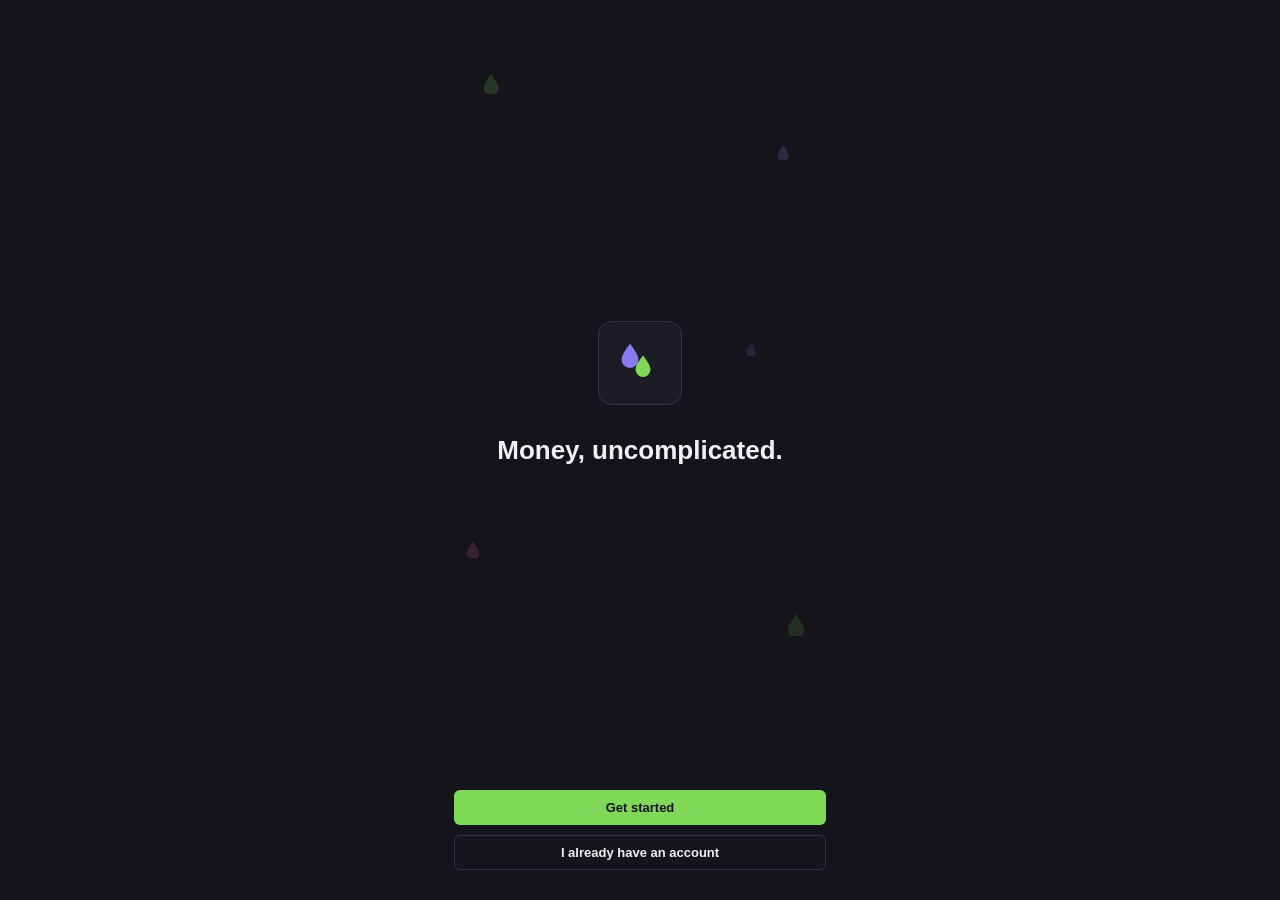
<file: index.html>
<!DOCTYPE html>
<html lang="en">
<head>
<meta charset="UTF-8">
<meta name="viewport" content="width=device-width, initial-scale=1.0">
<title>Drip — Banking App</title>
<link rel="stylesheet" href="Drip.css">
</head>
<body>

<!-- ===== LANDING SCREEN ===== -->
<div class="auth-screen simple-landing" id="landingScreen">
  <div class="bg-drops">
    <svg class="bg-drop" style="top:8%; left:12%; animation-delay:0s;" width="22" height="22" viewBox="0 0 100 100"><use href="#dropShape" fill="#7fd858" opacity="0.18"/></svg>
    <svg class="bg-drop" style="top:16%; right:14%; animation-delay:1.2s;" width="16" height="16" viewBox="0 0 100 100"><use href="#dropShape" fill="#8b7bf0" opacity="0.2"/></svg>
    <svg class="bg-drop" style="top:60%; left:8%; animation-delay:2.1s;" width="18" height="18" viewBox="0 0 100 100"><use href="#dropShape" fill="#e87ba6" opacity="0.16"/></svg>
    <svg class="bg-drop" style="top:68%; right:10%; animation-delay:0.6s;" width="24" height="24" viewBox="0 0 100 100"><use href="#dropShape" fill="#7fd858" opacity="0.14"/></svg>
    <svg class="bg-drop" style="top:38%; right:22%; animation-delay:1.8s;" width="14" height="14" viewBox="0 0 100 100"><use href="#dropShape" fill="#8b7bf0" opacity="0.15"/></svg>
  </div>

  <div class="simple-center">
    <div class="hero-mark hero-mark-lg">
      <svg width="40" height="40" viewBox="0 0 100 100" xmlns="http://www.w3.org/2000/svg">
        <defs>
          <path id="dropShape" d="M50 8 C34 32 16 54 16 73 A34 34 0 0 0 84 73 C84 54 66 32 50 8 Z"/>
        </defs>
        <use href="#dropShape" transform="translate(-6,-4) scale(0.62)" fill="#8b7bf0"/>
        <use href="#dropShape" transform="translate(30,26) scale(0.55)" fill="#7fd858"/>
      </svg>
    </div>
    <div class="simple-headline">Money, uncomplicated.</div>
  </div>

  <div class="auth-actions">
    <button class="btn btn-primary btn-block" id="getStartedBtn">Get started</button>
    <button class="btn btn-ghost btn-block" id="landingLoginBtn" style="margin-top:10px;">I already have an account</button>
  </div>
</div>

<!-- ===== LOGIN SCREEN ===== -->
<div class="auth-screen" id="loginScreen" style="display:none;">
  <div style="padding: 40px 24px 0;">
    <div style="display:flex; align-items:center; gap:8px; margin-bottom:26px;">
      <svg width="22" height="22" viewBox="0 0 100 100" xmlns="http://www.w3.org/2000/svg">
        <use href="#dropShape" transform="translate(-6,-4) scale(0.62)" fill="#8b7bf0"/>
        <use href="#dropShape" transform="translate(30,26) scale(0.55)" fill="#7fd858"/>
      </svg>
      <span style="font-weight:bold; font-size:18px;">drip<span style="color:var(--green);">.</span></span>
    </div>
    <button class="auth-back" id="loginBackBtn">Back</button>
    <div class="auth-tagline">Log in</div>
    <div class="auth-form-note">Enter any email and password</div>

    <form id="loginForm">
      <div class="form-field">
        <label>Email</label>
        <input type="email" placeholder="you@email.com" required>
      </div>
      <div class="form-field">
        <label>Password</label>
        <input type="password" placeholder="••••••••" required>
      </div>
      <button type="submit" class="btn btn-primary btn-block">Log in</button>
    </form>
    <div class="auth-signup">Don't have an account? <span id="signupLink">Sign up</span></div>
  </div>
</div>

<!-- ===== SIGN UP SCREEN ===== -->
<div class="auth-screen" id="signupScreen" style="display:none;">
  <div style="padding: 40px 24px 0;">
    <div style="display:flex; align-items:center; gap:8px; margin-bottom:26px;">
      <svg width="22" height="22" viewBox="0 0 100 100" xmlns="http://www.w3.org/2000/svg">
        <use href="#dropShape" transform="translate(-6,-4) scale(0.62)" fill="#8b7bf0"/>
        <use href="#dropShape" transform="translate(30,26) scale(0.55)" fill="#7fd858"/>
      </svg>
      <span style="font-weight:bold; font-size:18px;">drip<span style="color:var(--green);">.</span></span>
    </div>
    <button class="auth-back" id="signupBackBtn">Back</button>
    <div class="auth-tagline">Create your account</div>
    <div class="auth-form-note">Takes about a minute</div>

    <form id="signupForm">
      <div class="form-field">
        <label>Full name</label>
        <input type="text" placeholder="Your full name" required>
      </div>
      <div class="form-field">
        <label>Email</label>
        <input type="email" placeholder="you@email.com" required>
      </div>
      <div class="form-field">
        <label>Phone number</label>
        <input type="tel" placeholder="+234 800 000 0000" required>
      </div>
      <div class="form-field">
        <label>Password</label>
        <input type="password" placeholder="••••••••" required>
      </div>
      <button type="submit" class="btn btn-primary btn-block">Create account</button>
    </form>
    <div class="auth-signup">Already have an account? <span id="loginLink">Log in</span></div>
  </div>
</div>

<div class="app-shell" id="appShell" style="display:none;">

  <aside class="sidebar" id="sidebar">
    <div class="logo">drip<span>.</span></div>

    <div class="nav-group">
      <div class="nav-label">Overview</div>
      <button class="nav-item active" data-target="dashboard">Dashboard</button>
    </div>

    <div class="nav-group">
      <div class="nav-label">Grow</div>
      <button class="nav-item" data-target="savings">Savings challenges</button>
      <button class="nav-item" data-target="group-savings">Group savings</button>
      <button class="nav-item" data-target="investments">Investments</button>
    </div>

    <div class="nav-group">
      <div class="nav-label">Spend</div>
      <button class="nav-item" data-target="marketplace">Marketplace</button>
      <button class="nav-item" data-target="cashback">Cashback</button>
    </div>

    <div class="nav-group">
      <div class="nav-label">More</div>
      <button class="nav-item" data-target="education">Financial education</button>
      <button class="nav-item" data-target="referrals">Referrals</button>
    </div>

    <div class="sidebar-footer">
      <button class="nav-item nav-item-footer" data-target="profile">
        <div class="name">Ireoluwatomiwa Ayodele</div>
        <div class="handle">@ireoluwa.drip</div>
      </button>
    </div>
  </aside>

  <main class="main">
    <button class="menu-toggle" id="menuToggle">Menu</button>

    <!-- ===== DASHBOARD ===== -->
    <section class="page-section active" id="dashboard">

      <div class="topbar">
        <div>
          <h1>Good afternoon, Ireoluwatomiwa</h1>
          <div class="sub">Here's what's happening with your money.</div>
        </div>
        <div class="balance-chip">
          <div class="amount">₦128,450.00</div>
          <div class="label">Total balance</div>
        </div>
      </div>

      <div class="grid-4" style="margin-bottom: 22px;">
        <div class="card stat-card">
          <span class="stat-label">This month spent</span>
          <b>₦42,300</b>
          <span class="stat-trend">Down 8% vs last month</span>
        </div>
        <div class="card stat-card">
          <span class="stat-label">Cashback earned</span>
          <b>₦3,120</b>
          <span class="stat-trend">Up 12% vs last month</span>
        </div>
        <div class="card stat-card">
          <span class="stat-label">Savings goals</span>
          <b>3 active</b>
          <span class="stat-trend" style="color:var(--purple);">68% avg progress</span>
        </div>
        <div class="card stat-card">
          <span class="stat-label">Investment value</span>
          <b>₦18,900</b>
          <span class="stat-trend">Up 4.2% this month</span>
        </div>
      </div>

      <div class="grid-2" style="align-items: start;">

        <div class="card">
          <h3>Recent activity</h3>
          <div class="card-sub">Your latest transactions</div>

          <div class="list-row">
            <div class="left">
              <div class="row-icon violet">S</div>
              <div>
                <div class="title">Spotify</div>
                <div class="meta">Today, 9:12 AM</div>
              </div>
            </div>
            <div class="amount">-₦1,900</div>
          </div>

          <div class="list-row">
            <div class="left">
              <div class="row-icon lime">T</div>
              <div>
                <div class="title">Trip fund top-up</div>
                <div class="meta">Yesterday, 6:40 PM</div>
              </div>
            </div>
            <div class="amount positive">+₦15,000</div>
          </div>

          <div class="list-row">
            <div class="left">
              <div class="row-icon pink">M</div>
              <div>
                <div class="title">Shein — Marketplace</div>
                <div class="meta">Yesterday, 2:05 PM</div>
              </div>
            </div>
            <div class="amount">-₦8,200</div>
          </div>

          <div class="list-row">
            <div class="left">
              <div class="row-icon violet">G</div>
              <div>
                <div class="title">Rent split — received</div>
                <div class="meta">Mon, 11:20 AM</div>
              </div>
            </div>
            <div class="amount positive">+₦25,000</div>
          </div>

          <button class="btn btn-ghost btn-sm nav-link" data-target="cashback" style="margin-top: 12px;">View all transactions</button>
        </div>

        <div style="display:flex; flex-direction:column; gap:18px;">

          <div class="card">
            <h3>Trip fund goal</h3>
            <div class="card-sub">Savings challenge · ends in 12 days</div>
            <div class="progress-track"><div class="progress-fill" style="width:68%;"></div></div>
            <div class="progress-meta"><span>₦68,000 saved</span><span>Goal: ₦100,000</span></div>
            <button class="btn btn-primary btn-block btn-sm nav-link" data-target="savings" style="margin-top:14px;">Add to goal</button>
          </div>

          <div class="card">
            <h3>Quick actions</h3>
            <div class="card-sub">Things people do most</div>
            <div style="display:flex; flex-direction:column; gap:10px;">
              <button class="btn btn-ghost btn-block nav-link" data-target="group-savings">Start a group savings pool</button>
              <button class="btn btn-ghost btn-block nav-link" data-target="referrals">Invite a friend, get paid</button>
              <button class="btn btn-ghost btn-block nav-link" data-target="marketplace">Browse campus deals</button>
            </div>
          </div>

        </div>
      </div>

    </section>

    <!-- ===== SAVINGS CHALLENGES ===== -->
    <section class="page-section" id="savings">

      <div class="topbar">
        <div>
          <h1>Savings challenges</h1>
          <div class="sub">Small, consistent moves that add up.</div>
        </div>
        <div class="balance-chip">
          <div class="amount">₦128,450.00</div>
          <div class="label">Total balance</div>
        </div>
      </div>

      <div class="section-title">Your active challenges</div>
      <div class="grid-3" style="margin-bottom: 32px;">

        <div class="card">
          <span class="badge badge-lime">In progress</span>
          <h3 style="margin-top:12px;">Trip fund</h3>
          <div class="card-sub">Save ₦100,000 in 30 days</div>
          <div class="progress-track"><div class="progress-fill" style="width:68%;"></div></div>
          <div class="progress-meta"><span>₦68,000</span><span>68%</span></div>
          <button class="btn btn-primary btn-block btn-sm add-btn" style="margin-top:14px;">Add ₦5,000</button>
        </div>

        <div class="card">
          <span class="badge badge-violet">In progress</span>
          <h3 style="margin-top:12px;">No-spend weekends</h3>
          <div class="card-sub">4 weekends with zero non-essential spend</div>
          <div class="progress-track"><div class="progress-fill" style="width:50%;"></div></div>
          <div class="progress-meta"><span>2 of 4 weeks</span><span>50%</span></div>
          <button class="btn btn-ghost btn-block btn-sm" disabled style="margin-top:14px; opacity:0.6;">Auto-tracked</button>
        </div>

        <div class="card">
          <span class="badge badge-pink">New</span>
          <h3 style="margin-top:12px;">₦52 round-up challenge</h3>
          <div class="card-sub">52 weeks, increasing by ₦52 each week</div>
          <div class="progress-track"><div class="progress-fill" style="width:15%;"></div></div>
          <div class="progress-meta"><span>Week 8 of 52</span><span>15%</span></div>
          <button class="btn btn-primary btn-block btn-sm add-btn" style="margin-top:14px;">Add this week</button>
        </div>

      </div>

      <div class="section-title">Discover more challenges</div>
      <div class="grid-3">

        <div class="card">
          <h3>Textbook fund</h3>
          <div class="card-sub">Save ₦40,000 before next semester starts</div>
          <button class="btn btn-ghost btn-block btn-sm join-btn">Join challenge</button>
        </div>

        <div class="card">
          <h3>Skip-a-sub month</h3>
          <div class="card-sub">Pause one subscription for 30 days and bank the difference</div>
          <button class="btn btn-ghost btn-block btn-sm join-btn">Join challenge</button>
        </div>

        <div class="card">
          <h3>52-day streak</h3>
          <div class="card-sub">Save something, however small, every single day</div>
          <button class="btn btn-ghost btn-block btn-sm join-btn">Join challenge</button>
        </div>

      </div>

    </section>

    <!-- ===== GROUP SAVINGS ===== -->
    <section class="page-section" id="group-savings">

      <div class="topbar">
        <div>
          <h1>Group savings</h1>
          <div class="sub">Save toward something together — everyone sees the progress.</div>
        </div>
        <div class="balance-chip">
          <div class="amount">₦128,450.00</div>
          <div class="label">Total balance</div>
        </div>
      </div>

      <div class="grid-2" style="align-items: start;">

        <div>
          <div class="section-title">Your groups</div>

          <div class="card" style="margin-bottom: 16px;">
            <div style="display:flex; justify-content:space-between; align-items:start;">
              <div>
                <h3>Lagos trip squad</h3>
                <div class="card-sub">6 members · goal ₦300,000</div>
              </div>
              <span class="badge badge-lime">Active</span>
            </div>
            <div class="progress-track"><div class="progress-fill" style="width:74%;"></div></div>
            <div class="progress-meta"><span>₦222,000 saved</span><span>74%</span></div>
            <div style="display:flex; gap:8px; margin-top:14px;">
              <button class="btn btn-primary btn-sm contribute-btn" style="flex:1;">Contribute</button>
              <button class="btn btn-ghost btn-sm" style="flex:1;">View members</button>
            </div>
          </div>

          <div class="card">
            <div style="display:flex; justify-content:space-between; align-items:start;">
              <div>
                <h3>Roommates — rent buffer</h3>
                <div class="card-sub">3 members · goal ₦150,000</div>
              </div>
              <span class="badge badge-violet">Active</span>
            </div>
            <div class="progress-track"><div class="progress-fill" style="width:40%;"></div></div>
            <div class="progress-meta"><span>₦60,000 saved</span><span>40%</span></div>
            <div style="display:flex; gap:8px; margin-top:14px;">
              <button class="btn btn-primary btn-sm contribute-btn" style="flex:1;">Contribute</button>
              <button class="btn btn-ghost btn-sm" style="flex:1;">View members</button>
            </div>
          </div>
        </div>

        <div>
          <div class="section-title">Start a new group</div>
          <div class="card">
            <form id="groupForm">
              <div class="form-field">
                <label>Group name</label>
                <input type="text" placeholder="e.g. Detty December fund" required>
              </div>
              <div class="form-field">
                <label>Savings goal (₦)</label>
                <input type="number" placeholder="150000" required>
              </div>
              <div class="form-field">
                <label>Invite by email or username</label>
                <input type="text" placeholder="Add members, separated by commas">
              </div>
              <button type="submit" class="btn btn-primary btn-block">Create group</button>
            </form>
          </div>
        </div>

      </div>

    </section>

    <!-- ===== MARKETPLACE ===== -->
    <section class="page-section" id="marketplace">

      <div class="topbar">
        <div>
          <h1>Marketplace</h1>
          <div class="sub">Deals from brands you already spend on, paid straight from Drip.</div>
        </div>
        <div class="balance-chip">
          <div class="amount">₦128,450.00</div>
          <div class="label">Total balance</div>
        </div>
      </div>

      <div class="tabs">
        <button class="tab-btn active" data-filter="all">All deals</button>
        <button class="tab-btn" data-filter="campus">Campus deals</button>
        <button class="tab-btn" data-filter="merchant">Merchant partners</button>
      </div>

      <div class="grid-3" id="dealGrid">

        <div class="card deal-card" data-category="merchant">
          <span class="badge badge-lime">15% off</span>
          <h3 style="margin-top:12px;">Chicken Republic</h3>
          <div class="card-sub">Merchant partner · valid till end of month</div>
          <button class="btn btn-ghost btn-block btn-sm claim-btn">Claim deal</button>
        </div>

        <div class="card deal-card" data-category="campus">
          <span class="badge badge-violet">₦2,000 off</span>
          <h3 style="margin-top:12px;">Jumia Campus Bundle</h3>
          <div class="card-sub">Campus deal · verified students only</div>
          <button class="btn btn-ghost btn-block btn-sm claim-btn">Claim deal</button>
        </div>

        <div class="card deal-card" data-category="merchant">
          <span class="badge badge-pink">Buy 1 Get 1</span>
          <h3 style="margin-top:12px;">Cold Stone Creamery</h3>
          <div class="card-sub">Merchant partner · weekends only</div>
          <button class="btn btn-ghost btn-block btn-sm claim-btn">Claim deal</button>
        </div>

        <div class="card deal-card" data-category="campus">
          <span class="badge badge-lime">20% off</span>
          <h3 style="margin-top:12px;">Campus Print Hub</h3>
          <div class="card-sub">Campus deal · printing & binding</div>
          <button class="btn btn-ghost btn-block btn-sm claim-btn">Claim deal</button>
        </div>

        <div class="card deal-card" data-category="merchant">
          <span class="badge badge-violet">10% cashback</span>
          <h3 style="margin-top:12px;">Shein</h3>
          <div class="card-sub">Merchant partner · online only</div>
          <button class="btn btn-ghost btn-block btn-sm claim-btn">Claim deal</button>
        </div>

        <div class="card deal-card" data-category="campus">
          <span class="badge badge-pink">Free delivery</span>
          <h3 style="margin-top:12px;">Chowdeck Student Plan</h3>
          <div class="card-sub">Campus deal · orders near your school</div>
          <button class="btn btn-ghost btn-block btn-sm claim-btn">Claim deal</button>
        </div>

      </div>

    </section>

    <!-- ===== CASHBACK ===== -->
    <section class="page-section" id="cashback">

      <div class="topbar">
        <div>
          <h1>Cashback</h1>
          <div class="sub">Every swipe with your Drip card earns something back.</div>
        </div>
        <div class="balance-chip">
          <div class="amount">₦128,450.00</div>
          <div class="label">Total balance</div>
        </div>
      </div>

      <div class="grid-3" style="margin-bottom: 26px;">
        <div class="card stat-card">
          <span class="stat-label">Earned this month</span>
          <b>₦3,120</b>
          <span class="stat-trend">Up 12% vs last month</span>
        </div>
        <div class="card stat-card">
          <span class="stat-label">Lifetime cashback</span>
          <b>₦41,850</b>
        </div>
        <div class="card stat-card">
          <span class="stat-label">Current tier</span>
          <b style="color: var(--green);">Gold — 3%</b>
          <span class="stat-trend" style="color: var(--text-muted);">₦58,000 to Platinum</span>
        </div>
      </div>

      <div class="grid-2" style="align-items:start;">

        <div class="card">
          <h3>Recent cashback</h3>
          <div class="card-sub">Earned from your last transactions</div>

          <div class="list-row">
            <div class="left">
              <div class="row-icon lime">S</div>
              <div><div class="title">Shein</div><div class="meta">3% cashback</div></div>
            </div>
            <div class="amount positive">+₦246</div>
          </div>

          <div class="list-row">
            <div class="left">
              <div class="row-icon violet">C</div>
              <div><div class="title">Chicken Republic</div><div class="meta">5% partner bonus</div></div>
            </div>
            <div class="amount positive">+₦190</div>
          </div>

          <div class="list-row">
            <div class="left">
              <div class="row-icon pink">S</div>
              <div><div class="title">Spotify</div><div class="meta">2% cashback</div></div>
            </div>
            <div class="amount positive">+₦38</div>
          </div>

          <div class="list-row">
            <div class="left">
              <div class="row-icon lime">C</div>
              <div><div class="title">Cold Stone Creamery</div><div class="meta">5% partner bonus</div></div>
            </div>
            <div class="amount positive">+₦85</div>
          </div>
        </div>

        <div class="card">
          <h3>Cashback tiers</h3>
          <div class="card-sub">Spend more with your card, unlock more back</div>

          <div class="list-row">
            <div class="left"><div class="row-icon violet">1</div><div><div class="title">Silver</div><div class="meta">1% on all spend</div></div></div>
            <span class="badge badge-muted">Unlocked</span>
          </div>
          <div class="list-row">
            <div class="left"><div class="row-icon lime">2</div><div><div class="title">Gold</div><div class="meta">3% on all spend</div></div></div>
            <span class="badge badge-lime">Current</span>
          </div>
          <div class="list-row">
            <div class="left"><div class="row-icon pink">3</div><div><div class="title">Platinum</div><div class="meta">5% on all spend + partner bonuses</div></div></div>
            <span class="badge badge-muted">₦58,000 to go</span>
          </div>
        </div>

      </div>

    </section>

    <!-- ===== INVESTMENTS ===== -->
    <section class="page-section" id="investments">

      <div class="topbar">
        <div>
          <h1>Investments</h1>
          <div class="sub">Start with whatever you've got — even spare change.</div>
        </div>
        <div class="balance-chip">
          <div class="amount">₦128,450.00</div>
          <div class="label">Total balance</div>
        </div>
      </div>

      <div class="grid-3" style="margin-bottom: 26px;">
        <div class="card stat-card">
          <span class="stat-label">Portfolio value</span>
          <b id="portfolioValue">₦18,900</b>
          <span class="stat-trend">Up 4.2% this month</span>
        </div>
        <div class="card stat-card">
          <span class="stat-label">Total invested</span>
          <b>₦17,300</b>
        </div>
        <div class="card stat-card">
          <span class="stat-label">Round-ups this month</span>
          <b>₦640</b>
          <span class="stat-trend" style="color: var(--purple);">Auto-invested</span>
        </div>
      </div>

      <div class="grid-2" style="align-items:start;">

        <div class="card">
          <h3>Your holdings</h3>
          <div class="card-sub">Diversified starter portfolio</div>

          <div class="list-row">
            <div class="left"><div class="row-icon lime">M</div><div><div class="title">Money market fund</div><div class="meta">Low risk</div></div></div>
            <div class="amount">₦9,800</div>
          </div>
          <div class="list-row">
            <div class="left"><div class="row-icon violet">G</div><div><div class="title">Global index fund</div><div class="meta">Medium risk</div></div></div>
            <div class="amount">₦6,200</div>
          </div>
          <div class="list-row">
            <div class="left"><div class="row-icon pink">D</div><div><div class="title">Digital assets basket</div><div class="meta">High risk</div></div></div>
            <div class="amount">₦2,900</div>
          </div>

          <label style="display:flex; align-items:center; gap:10px; margin-top:18px; font-size:13px; color: var(--text-muted);">
            <input type="checkbox" checked style="width:16px; height:16px;">
            Round up card purchases and auto-invest the change
          </label>
        </div>

        <div class="card">
          <h3>Invest an amount</h3>
          <div class="card-sub">Add funds to your portfolio</div>
          <form id="investForm">
            <div class="form-field">
              <label>Amount (₦)</label>
              <input type="number" id="investAmount" placeholder="5000" required>
            </div>
            <div class="form-field">
              <label>Choose a fund</label>
              <select>
                <option>Money market fund — low risk</option>
                <option>Global index fund — medium risk</option>
                <option>Digital assets basket — high risk</option>
              </select>
            </div>
            <button type="submit" class="btn btn-primary btn-block">Invest now</button>
          </form>
        </div>

      </div>

    </section>

    <!-- ===== FINANCIAL EDUCATION ===== -->
    <section class="page-section" id="education">

      <div class="topbar">
        <div>
          <h1>Financial education</h1>
          <div class="sub">Bite-sized lessons that actually stick.</div>
        </div>
        <div class="balance-chip">
          <div class="amount">4 of 12</div>
          <div class="label">Lessons completed</div>
        </div>
      </div>

      <div class="card" style="margin-bottom: 26px;">
        <h3>Your learning progress</h3>
        <div class="card-sub">Keep going — you're a third of the way through the basics track</div>
        <div class="progress-track"><div class="progress-fill" style="width:33%;"></div></div>
        <div class="progress-meta"><span>4 lessons done</span><span>33%</span></div>
      </div>

      <div class="section-title">Basics track</div>
      <div class="grid-3" style="margin-bottom: 32px;">

        <div class="card lesson-card">
          <span class="badge badge-lime">Completed</span>
          <h3 style="margin-top:12px;">Budgeting 101</h3>
          <div class="card-sub">6 min · How to actually stick to a budget</div>
        </div>

        <div class="card lesson-card">
          <span class="badge badge-lime">Completed</span>
          <h3 style="margin-top:12px;">Understanding interest</h3>
          <div class="card-sub">5 min · Why compound interest is your friend</div>
        </div>

        <div class="card lesson-card">
          <span class="badge badge-muted">Not started</span>
          <h3 style="margin-top:12px;">Credit scores explained</h3>
          <div class="card-sub">7 min · What actually affects your score</div>
          <button class="btn btn-ghost btn-block btn-sm start-btn" style="margin-top:12px;">Start lesson</button>
        </div>

        <div class="card lesson-card">
          <span class="badge badge-muted">Not started</span>
          <h3 style="margin-top:12px;">Investing basics</h3>
          <div class="card-sub">8 min · Risk, return, and getting started small</div>
          <button class="btn btn-ghost btn-block btn-sm start-btn" style="margin-top:12px;">Start lesson</button>
        </div>

        <div class="card lesson-card">
          <span class="badge badge-muted">Not started</span>
          <h3 style="margin-top:12px;">Avoiding debt traps</h3>
          <div class="card-sub">6 min · Spotting bad loans before you sign</div>
          <button class="btn btn-ghost btn-block btn-sm start-btn" style="margin-top:12px;">Start lesson</button>
        </div>

        <div class="card lesson-card">
          <span class="badge badge-muted">Not started</span>
          <h3 style="margin-top:12px;">Building an emergency fund</h3>
          <div class="card-sub">5 min · How much is actually enough</div>
          <button class="btn btn-ghost btn-block btn-sm start-btn" style="margin-top:12px;">Start lesson</button>
        </div>

      </div>

    </section>

    <!-- ===== REFERRALS ===== -->
    <section class="page-section" id="referrals">

      <div class="topbar">
        <div>
          <h1>Referrals</h1>
          <div class="sub">Invite your friends, you both get paid.</div>
        </div>
        <div class="balance-chip">
          <div class="amount">₦12,500</div>
          <div class="label">Earned from referrals</div>
        </div>
      </div>

      <div class="grid-2" style="align-items:start; margin-bottom: 26px;">

        <div class="card">
          <h3>Your referral code</h3>
          <div class="card-sub">Share this code — you both get ₦2,500 when they sign up and fund their account</div>
          <div style="display:flex; gap:10px; margin-bottom: 16px;">
            <div style="flex:1; background: var(--bg-base); border:1px solid var(--line); border-radius:6px; padding:12px 16px; font-size:16px; letter-spacing: 0.05em; color: var(--green);" id="refCode">IRE-DR1P</div>
            <button class="btn btn-primary btn-sm" id="copyBtn">Copy</button>
          </div>
          <div style="display:flex; gap:10px;">
            <button class="btn btn-ghost btn-sm" style="flex:1;">Share via WhatsApp</button>
            <button class="btn btn-ghost btn-sm" style="flex:1;">Share via SMS</button>
          </div>
        </div>

        <div class="card">
          <h3>Invite by email</h3>
          <div class="card-sub">We'll send them your code directly</div>
          <form id="inviteForm">
            <div class="form-field">
              <label>Friend's email</label>
              <input type="email" placeholder="friend@email.com" required>
            </div>
            <button type="submit" class="btn btn-primary btn-block">Send invite</button>
          </form>
        </div>

      </div>

      <div class="section-title">Your referrals</div>
      <div class="card">

        <div class="list-row">
          <div class="left">
            <div class="row-icon lime">✓</div>
            <div><div class="title">Tobi Ade</div><div class="meta">Joined & funded — reward paid</div></div>
          </div>
          <div class="amount positive">+₦2,500</div>
        </div>

        <div class="list-row">
          <div class="left">
            <div class="row-icon lime">✓</div>
            <div><div class="title">Kemi Johnson</div><div class="meta">Joined & funded — reward paid</div></div>
          </div>
          <div class="amount positive">+₦2,500</div>
        </div>

        <div class="list-row">
          <div class="left">
            <div class="row-icon violet">…</div>
            <div><div class="title">David Okoro</div><div class="meta">Signed up — waiting on first deposit</div></div>
          </div>
          <span class="badge badge-muted">Pending</span>
        </div>

      </div>

    </section>

    <!-- ===== PROFILE ===== -->
    <section class="page-section" id="profile">

      <div class="topbar">
        <div>
          <h1>Profile</h1>
          <div class="sub">Manage your account, settings, and preferences.</div>
        </div>
        <div class="balance-chip">
          <div class="amount">₦128,450.00</div>
          <div class="label">Total balance</div>
        </div>
      </div>

      <div class="card profile-header-card" style="margin-bottom: 26px;">
        <div class="profile-avatar-wrap">
          <div class="profile-avatar">IA</div>
          <div>
            <h2 style="margin:0 0 4px;">Ireoluwatomiwa Ayodele</h2>
            <div class="card-sub">@ireoluwa.drip</div>
            <span class="badge badge-lime" style="margin-top:8px; display:inline-block;">Gold member</span>
          </div>
        </div>
        <button class="btn btn-ghost btn-sm" id="editProfileBtn" style="align-self:flex-start;">Edit profile</button>
      </div>

      <div class="grid-2" style="align-items:start;">

        <div style="display:flex; flex-direction:column; gap:18px;">

          <div class="card" id="profileViewCard">
            <h3>Personal details</h3>
            <div class="card-sub">Your basic account information</div>
            <div class="profile-detail-row">
              <span class="profile-detail-label">Full name</span>
              <span class="profile-detail-value">Ireoluwatomiwa Ayodele</span>
            </div>
            <div class="profile-detail-row">
              <span class="profile-detail-label">Username</span>
              <span class="profile-detail-value">@ireoluwa.drip</span>
            </div>
            <div class="profile-detail-row">
              <span class="profile-detail-label">Email</span>
              <span class="profile-detail-value">ireoluwatomiwa@gmail.com</span>
            </div>
            <div class="profile-detail-row">
              <span class="profile-detail-label">Phone</span>
              <span class="profile-detail-value">+234 816 785 4713</span>
            </div>
            <div class="profile-detail-row">
              <span class="profile-detail-label">Date of birth</span>
              <span class="profile-detail-value">29 February 2004</span>
            </div>
            <div class="profile-detail-row">
              <span class="profile-detail-label">Account number</span>
              <span class="profile-detail-value">8167854713</span>
            </div>
          </div>

          <div class="card" id="profileEditCard" style="display:none;">
            <h3>Edit personal details</h3>
            <div class="card-sub">Changes take effect immediately</div>
            <form id="profileForm">
              <div class="form-field">
                <label>Full name</label>
                <input type="text" value="Ireoluwatomiwa Ayodele" required>
              </div>
              <div class="form-field">
                <label>Username</label>
                <input type="text" value="ireoluwa.drip" required>
              </div>
              <div class="form-field">
                <label>Email address</label>
                <input type="email" value="ireoluwatomiwa@gmail.com" required>
              </div>
              <div class="form-field">
                <label>Phone number</label>
                <input type="tel" value="+234 816 785 4713">
              </div>
              <div style="display:flex; gap:10px;">
                <button type="submit" class="btn btn-primary" style="flex:1;">Save changes</button>
                <button type="button" class="btn btn-ghost" style="flex:1;" id="cancelEditBtn">Cancel</button>
              </div>
            </form>
          </div>

          <div class="card">
            <h3>Security</h3>
            <div class="card-sub">Keep your account safe</div>
            <div class="list-row">
              <div class="left">
                <div class="row-icon lime">🔒</div>
                <div><div class="title">Change PIN</div><div class="meta">Last changed 3 months ago</div></div>
              </div>
              <button class="btn btn-ghost btn-sm">Update</button>
            </div>
            <div class="list-row">
              <div class="left">
                <div class="row-icon violet">📱</div>
                <div><div class="title">Two-factor authentication</div><div class="meta">Enabled via SMS</div></div>
              </div>
              <span class="badge badge-lime">On</span>
            </div>
            <div class="list-row">
              <div class="left">
                <div class="row-icon pink">🗝</div>
                <div><div class="title">Change password</div><div class="meta">For your Drip account login</div></div>
              </div>
              <button class="btn btn-ghost btn-sm">Update</button>
            </div>
          </div>

        </div>

        <div style="display:flex; flex-direction:column; gap:18px;">

          <div class="card">
            <h3>Notifications</h3>
            <div class="card-sub">Choose what you hear about</div>
            <div class="list-row">
              <div class="left">
                <div><div class="title">Transaction alerts</div><div class="meta">Every debit and credit on your account</div></div>
              </div>
              <label class="toggle-switch">
                <input type="checkbox" checked>
                <span class="toggle-track"></span>
              </label>
            </div>
            <div class="list-row">
              <div class="left">
                <div><div class="title">Savings reminders</div><div class="meta">Nudges when you're behind on a goal</div></div>
              </div>
              <label class="toggle-switch">
                <input type="checkbox" checked>
                <span class="toggle-track"></span>
              </label>
            </div>
            <div class="list-row">
              <div class="left">
                <div><div class="title">Cashback earned</div><div class="meta">Notify me when cashback is credited</div></div>
              </div>
              <label class="toggle-switch">
                <input type="checkbox" checked>
                <span class="toggle-track"></span>
              </label>
            </div>
            <div class="list-row">
              <div class="left">
                <div><div class="title">New deals & offers</div><div class="meta">Marketplace and partner promotions</div></div>
              </div>
              <label class="toggle-switch">
                <input type="checkbox">
                <span class="toggle-track"></span>
              </label>
            </div>
            <div class="list-row">
              <div class="left">
                <div><div class="title">Investment updates</div><div class="meta">Weekly portfolio performance summaries</div></div>
              </div>
              <label class="toggle-switch">
                <input type="checkbox" checked>
                <span class="toggle-track"></span>
              </label>
            </div>
          </div>

          <div class="card">
            <h3>Linked accounts</h3>
            <div class="card-sub">Banks and cards connected to Drip</div>
            <div class="list-row">
              <div class="left">
                <div class="row-icon lime">Z</div>
                <div><div class="title">Zenith Bank</div><div class="meta">•••• 4521 · Verified</div></div>
              </div>
              <button class="btn btn-ghost btn-sm">Remove</button>
            </div>
            <div class="list-row">
              <div class="left">
                <div class="row-icon violet">G</div>
                <div><div class="title">GTBank</div><div class="meta">•••• 8803 · Verified</div></div>
              </div>
              <button class="btn btn-ghost btn-sm">Remove</button>
            </div>
            <button class="btn btn-ghost btn-block btn-sm" style="margin-top:12px;">+ Link another account</button>
          </div>

          <div class="card">
            <h3>Help & support</h3>
            <div class="card-sub">We're here when you need us</div>
            <div class="list-row">
              <div class="left">
                <div><div class="title">Help centre</div><div class="meta">Browse FAQs and guides</div></div>
              </div>
              <button class="btn btn-ghost btn-sm">Open</button>
            </div>
            <div class="list-row">
              <div class="left">
                <div><div class="title">Chat with support</div><div class="meta">Usually replies in under 5 minutes</div></div>
              </div>
              <button class="btn btn-ghost btn-sm">Chat</button>
            </div>
            <div class="list-row" style="border-top: 1px solid var(--line); margin-top:12px; padding-top:12px;">
              <div class="left">
                <div><div class="title" style="color:#e05050;">Sign out</div><div class="meta">Sign out of your Drip account</div></div>
              </div>
              <button class="btn btn-ghost btn-sm" style="color:#e05050;">Sign out</button>
            </div>
          </div>

        </div>
      </div>

    </section>

  </main>
</div>

<div class="toast" id="toast"></div>

<script src="Drip.js"></script>
</body>
</html>
</file>
<file: Drip.css>
/* Drip app - shared styles */

:root {
  --bg-base: #14141a;
  --bg-panel: #1c1c24;
  --bg-card: #22222b;
  --line: #33333f;
  --green: #7fd858;
  --purple: #8b7bf0;
  --pink: #e87ba6;
  --text: #f0f0f2;
  --text-muted: #93939f;
}

* { margin: 0; padding: 0; box-sizing: border-box; }

body {
  background: var(--bg-base);
  color: var(--text);
  font-family: Arial, Helvetica, sans-serif;
  line-height: 1.5;
}

a { color: inherit; text-decoration: none; }

button { font-family: Arial, Helvetica, sans-serif; cursor: pointer; }

.app-shell {
  display: grid;
  grid-template-columns: 220px 1fr;
  min-height: 100vh;
}

.sidebar {
  background: var(--bg-panel);
  border-right: 1px solid var(--line);
  padding: 20px 16px;
  display: flex;
  flex-direction: column;
  position: sticky;
  top: 0;
  height: 100vh;
}

.sidebar .logo {
  font-weight: bold;
  font-size: 20px;
  padding: 0 8px;
  margin-bottom: 26px;
}

.sidebar .logo span { color: var(--green); }

.nav-group { margin-bottom: 20px; }

.nav-label {
  font-size: 11px;
  text-transform: uppercase;
  color: #6b6b78;
  padding: 0 8px;
  margin-bottom: 6px;
}

.nav-item {
  display: block;
  width: 100%;
  text-align: left;
  background: none;
  border: none;
  padding: 8px 8px;
  border-radius: 6px;
  font-size: 14px;
  color: var(--text-muted);
  margin-bottom: 2px;
}

.nav-item:hover { background: #26262f; color: var(--text); }

.nav-item.active {
  background: #263524;
  color: var(--green);
  font-weight: bold;
}

.sidebar-footer {
  margin-top: auto;
  padding-top: 12px;
  border-top: 1px solid var(--line);
  font-size: 13px;
}

/* Profile nav button in footer */
.nav-item-footer {
  padding: 10px 8px;
  line-height: 1.4;
}

.nav-item-footer .name {
  font-weight: bold;
  font-size: 13px;
  color: var(--text);
}

.nav-item-footer .handle {
  color: var(--text-muted);
  font-size: 12px;
}

.nav-item-footer:hover .name { color: var(--green); }

.menu-toggle {
  display: none;
  background: none;
  border: 1px solid var(--line);
  color: var(--text);
  font-size: 16px;
  border-radius: 6px;
  padding: 5px 10px;
}

.main {
  padding: 24px 32px 50px;
  max-width: 1000px;
}

.page-section { display: none; }
.page-section.active { display: block; }

.topbar {
  display: flex;
  align-items: center;
  justify-content: space-between;
  margin-bottom: 24px;
  flex-wrap: wrap;
  gap: 12px;
}

.topbar h1 { font-size: 22px; }
.topbar .sub { color: var(--text-muted); font-size: 13px; margin-top: 2px; }

.balance-chip {
  border: 1px solid var(--line);
  border-radius: 6px;
  padding: 8px 14px;
  font-size: 13px;
}

.balance-chip .amount { font-weight: bold; font-size: 14px; }
.balance-chip .label { font-size: 11px; color: var(--text-muted); }

.card {
  background: var(--bg-panel);
  border: 1px solid var(--line);
  border-radius: 8px;
  padding: 18px;
}

.card h3 { font-size: 15px; margin-bottom: 4px; }
.card .card-sub { color: var(--text-muted); font-size: 12px; margin-bottom: 14px; }

.grid-2 { display: grid; grid-template-columns: 1fr 1fr; gap: 16px; }
.grid-3 { display: grid; grid-template-columns: repeat(3, 1fr); gap: 16px; }
.grid-4 { display: grid; grid-template-columns: repeat(4, 1fr); gap: 16px; }

.stat-card b { display: block; font-size: 22px; margin-bottom: 2px; }
.stat-card .stat-trend { font-size: 12px; color: var(--green); }
.stat-card .stat-label { font-size: 12px; color: var(--text-muted); }

.progress-track {
  width: 100%;
  height: 6px;
  background: #2a2a34;
  border-radius: 4px;
  overflow: hidden;
  margin: 8px 0 6px;
}

.progress-fill { height: 100%; background: var(--green); }

.progress-meta { display: flex; justify-content: space-between; font-size: 12px; color: var(--text-muted); }

.btn {
  display: inline-block;
  font-weight: bold;
  font-size: 13px;
  padding: 9px 18px;
  border-radius: 6px;
  border: 1px solid transparent;
}

.btn-primary { background: var(--green); color: #14141a; }
.btn-primary:hover { background: #91e26c; }

.btn-ghost { background: transparent; border: 1px solid var(--line); color: var(--text); }
.btn-ghost:hover { border-color: var(--text-muted); }

.btn-block { width: 100%; text-align: center; }
.btn-sm { padding: 6px 12px; font-size: 12px; }

.badge {
  display: inline-block;
  font-size: 11px;
  padding: 3px 9px;
  border-radius: 4px;
  border: 1px solid var(--line);
}

.badge-lime { color: var(--green); border-color: var(--green); }
.badge-violet { color: var(--purple); border-color: var(--purple); }
.badge-pink { color: var(--pink); border-color: var(--pink); }
.badge-muted { color: var(--text-muted); }

.list-row {
  display: flex;
  align-items: center;
  justify-content: space-between;
  padding: 11px 0;
  border-bottom: 1px solid var(--line);
}

.list-row:last-child { border-bottom: none; }
.list-row .left { display: flex; align-items: center; gap: 10px; }

.row-icon {
  width: 32px; height: 32px;
  border-radius: 6px;
  background: #2a2a34;
  display: flex; align-items: center; justify-content: center;
  font-size: 14px;
  flex-shrink: 0;
}

.row-icon.lime { background: #263524; }
.row-icon.violet { background: #26243a; }
.row-icon.pink { background: #3a2530; }

.list-row .title { font-size: 14px; }
.list-row .meta { font-size: 12px; color: var(--text-muted); }
.list-row .amount { font-weight: bold; font-size: 14px; }
.amount.positive { color: var(--green); }

.section-title { font-size: 16px; font-weight: bold; margin-bottom: 14px; }

.tabs { display: flex; gap: 8px; margin-bottom: 20px; flex-wrap: wrap; }

.tab-btn {
  background: var(--bg-panel);
  border: 1px solid var(--line);
  color: var(--text-muted);
  padding: 7px 14px;
  border-radius: 6px;
  font-size: 13px;
}

.tab-btn.active { background: var(--green); color: #14141a; border-color: var(--green); font-weight: bold; }

.form-field { margin-bottom: 14px; }

.form-field label {
  display: block;
  font-size: 12px;
  color: var(--text-muted);
  margin-bottom: 5px;
}

.form-field input,
.form-field select {
  width: 100%;
  background: var(--bg-base);
  border: 1px solid var(--line);
  border-radius: 6px;
  padding: 9px 12px;
  color: var(--text);
  font-family: Arial, Helvetica, sans-serif;
  font-size: 14px;
}

.form-field input:focus,
.form-field select:focus,
.nav-item:focus-visible,
.btn:focus-visible,
.tab-btn:focus-visible {
  outline: 2px solid var(--green);
  outline-offset: 1px;
}

.toast {
  position: fixed;
  bottom: 20px;
  right: 20px;
  background: var(--bg-card);
  border: 1px solid var(--line);
  color: var(--text);
  padding: 12px 18px;
  border-radius: 6px;
  font-size: 13px;
  display: none;
  z-index: 100;
}

.toast.show { display: block; }

/* ===== PROFILE PAGE ===== */

.profile-header-card {
  display: flex;
  align-items: center;
  justify-content: space-between;
  gap: 16px;
}

.profile-avatar-wrap {
  display: flex;
  align-items: center;
  gap: 16px;
}

.profile-avatar {
  width: 56px;
  height: 56px;
  border-radius: 50%;
  background: #263524;
  color: var(--green);
  font-weight: bold;
  font-size: 18px;
  display: flex;
  align-items: center;
  justify-content: center;
  flex-shrink: 0;
  border: 2px solid var(--green);
}

.profile-detail-row {
  display: flex;
  justify-content: space-between;
  align-items: center;
  padding: 11px 0;
  border-bottom: 1px solid var(--line);
  font-size: 14px;
  gap: 12px;
}

.profile-detail-row:last-child { border-bottom: none; }

.profile-detail-label {
  color: var(--text-muted);
  font-size: 13px;
  flex-shrink: 0;
}

.profile-detail-value {
  font-weight: 500;
  text-align: right;
}

/* Toggle switch */
.toggle-switch {
  position: relative;
  display: inline-block;
  width: 38px;
  height: 22px;
  flex-shrink: 0;
  cursor: pointer;
}

.toggle-switch input { display: none; }

.toggle-track {
  position: absolute;
  inset: 0;
  background: #2a2a34;
  border-radius: 22px;
  border: 1px solid var(--line);
  transition: background 0.2s, border-color 0.2s;
}

.toggle-track::after {
  content: '';
  position: absolute;
  left: 3px;
  top: 50%;
  transform: translateY(-50%);
  width: 14px;
  height: 14px;
  border-radius: 50%;
  background: var(--text-muted);
  transition: left 0.2s, background 0.2s;
}

.toggle-switch input:checked + .toggle-track {
  background: #263524;
  border-color: var(--green);
}

.toggle-switch input:checked + .toggle-track::after {
  left: 19px;
  background: var(--green);
}

/* ===== LANDING + LOGIN SCREENS ===== */

.auth-screen {
  min-height: 100vh;
  display: flex;
  flex-direction: column;
  justify-content: space-between;
  padding: 40px 24px 30px;
  max-width: 420px;
  margin: 0 auto;
}

.simple-landing {
  padding: 0 24px 30px;
  justify-content: space-between;
  position: relative;
  overflow: hidden;
}

.bg-drops { position: absolute; inset: 0; pointer-events: none; z-index: 0; }

.bg-drop {
  position: absolute;
  animation: bgDrift 7s ease-in-out infinite;
}

@keyframes bgDrift {
  0%, 100% { transform: translateY(0); }
  50% { transform: translateY(14px); }
}

.simple-center, .simple-landing .auth-actions { position: relative; z-index: 1; }

.simple-center {
  flex: 1;
  display: flex;
  flex-direction: column;
  align-items: center;
  justify-content: center;
  text-align: center;
}

.hero-mark {
  width: 52px; height: 52px;
  background: #14141a;
  border-radius: 14px;
  display: flex; align-items: center; justify-content: center;
  margin-bottom: 14px;
  animation: dripBob 2.4s ease-in-out infinite;
}

.hero-mark-lg {
  width: 84px;
  height: 84px;
  background: var(--bg-panel);
  border: 1px solid var(--line);
  margin-bottom: 26px;
}

@keyframes dripBob {
  0%, 100% { transform: translateY(0); }
  50% { transform: translateY(5px); }
}

.simple-headline {
  font-size: 26px;
  font-weight: bold;
  color: var(--text);
}

.auth-back { color: var(--text-muted); font-size: 14px; margin-bottom: 20px; background: none; border: none; cursor: pointer; }

.auth-tagline { font-size: 22px; font-weight: bold; margin-bottom: 12px; }

.auth-form-note { color: var(--text-muted); font-size: 13px; margin-bottom: 22px; }

.auth-signup { text-align: center; color: var(--text-muted); font-size: 13px; margin-top: 14px; }
.auth-signup span { color: var(--green); font-weight: bold; cursor: pointer; }

/* ===== RESPONSIVE ===== */

@media (prefers-reduced-motion: reduce) {
  * { transition: none !important; animation: none !important; }
}

@media (max-width: 900px) {
  .app-shell { grid-template-columns: 1fr; }
  .sidebar {
    position: fixed;
    left: -230px;
    width: 210px;
    z-index: 60;
    transition: left 0.25s ease;
  }
  .sidebar.open { left: 0; }
  .menu-toggle { display: inline-block; }
  .main { padding: 18px; }
  .grid-2, .grid-3, .grid-4 { grid-template-columns: 1fr 1fr; }
}

@media (max-width: 560px) {
  .grid-2, .grid-3, .grid-4 { grid-template-columns: 1fr; }
  .profile-header-card { flex-direction: column; align-items: flex-start; }
  .profile-detail-row { flex-direction: column; align-items: flex-start; gap: 4px; }
  .profile-detail-value { text-align: left; }
}
</file>
